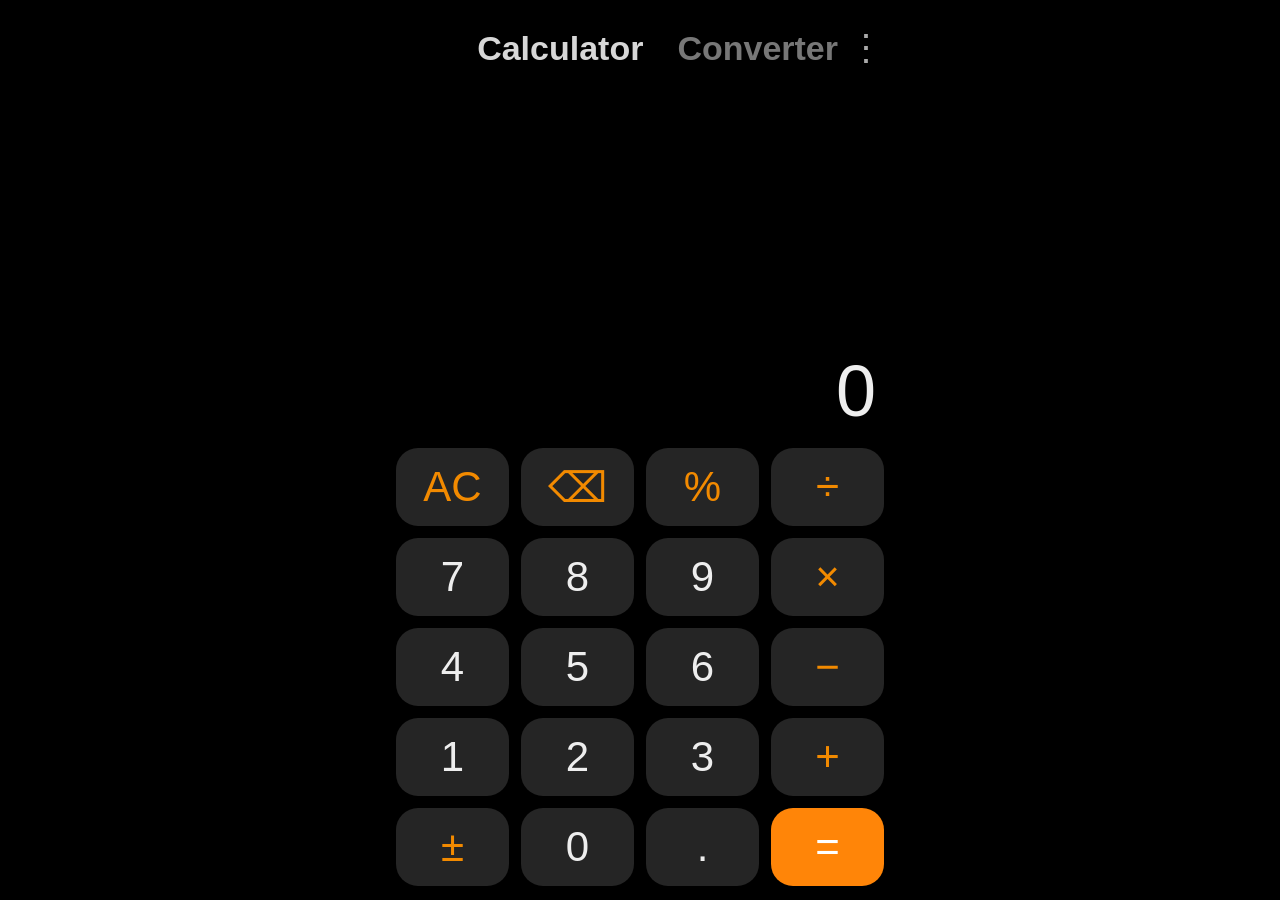
<file: calculator/index.html>
<!DOCTYPE html>
<html lang="en">
<head>
<meta charset="UTF-8">
<meta name="viewport" content="width=device-width, initial-scale=1.0, maximum-scale=1.0, user-scalable=no">
<title>Calculator</title>
<link rel="stylesheet" href="style.css">
</head>
<body>
<main class="app">
  <header class="top">
    <div class="tabs">
      <button class="tab active">Calculator</button>
      <button class="tab">Converter</button>
    </div>
    <button class="menu">⋮</button>
  </header>

  <section class="display-area">
    <div id="expression"></div>
    <div id="display">0</div>
  </section>

  <section class="keypad">
    <button class="key orange" data-action="clear">AC</button>
    <button class="key orange" data-action="backspace">⌫</button>
    <button class="key orange" data-action="percent">%</button>
    <button class="key orange" data-value="÷">÷</button>

    <button class="key" data-value="7">7</button>
    <button class="key" data-value="8">8</button>
    <button class="key" data-value="9">9</button>
    <button class="key orange" data-value="×">×</button>

    <button class="key" data-value="4">4</button>
    <button class="key" data-value="5">5</button>
    <button class="key" data-value="6">6</button>
    <button class="key orange" data-value="−">−</button>

    <button class="key" data-value="1">1</button>
    <button class="key" data-value="2">2</button>
    <button class="key" data-value="3">3</button>
    <button class="key orange" data-value="+">+</button>

    <button class="key orange" data-action="sign">±</button>
    <button class="key" data-value="0">0</button>
    <button class="key" data-value=".">.</button>
    <button class="key equals" data-action="equals">=</button>
  </section>
</main>
<script src="script.js"></script>
</body>
</html>
</file>
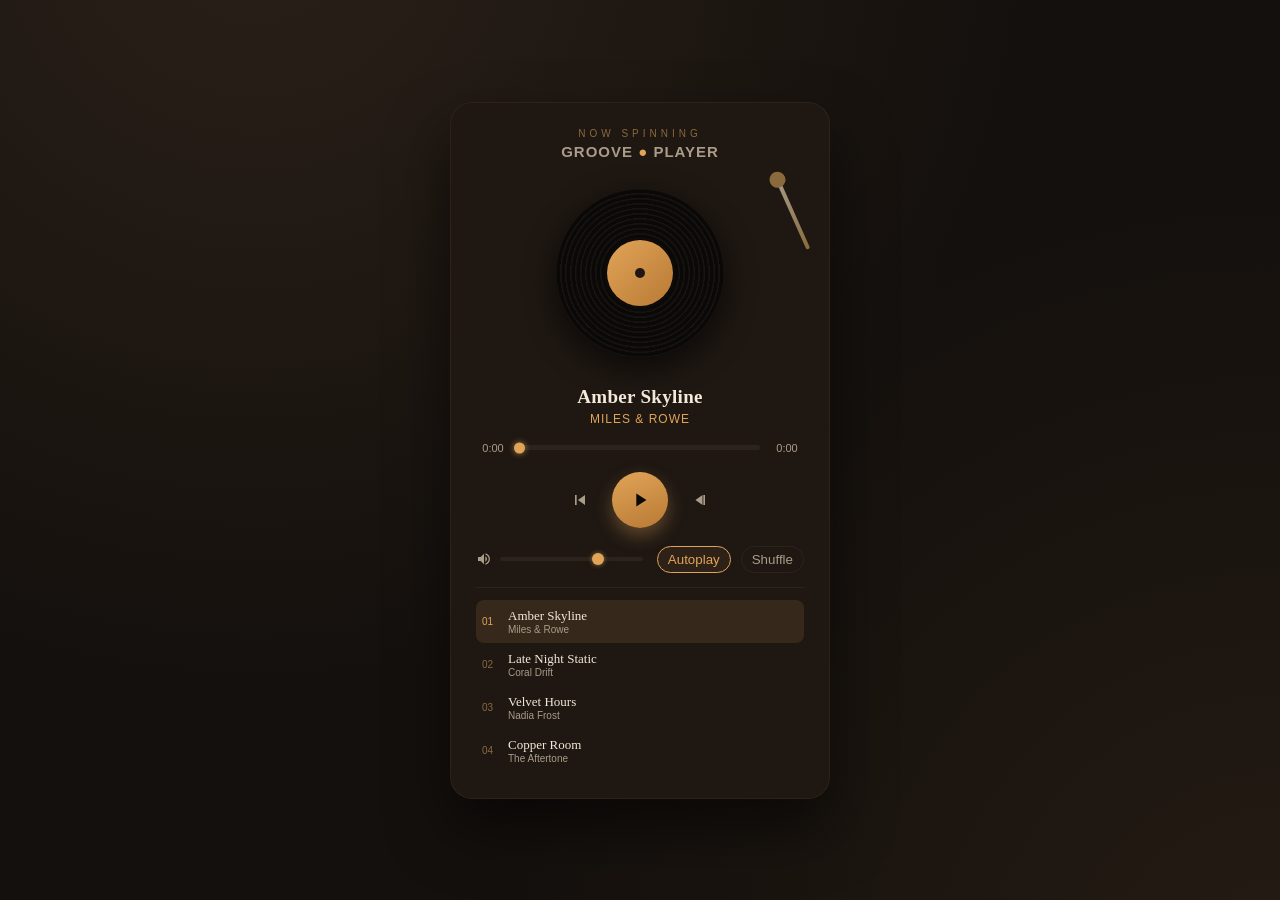
<file: musicplayer/index.html>
<!DOCTYPE html>
<html lang="en">
<head>
<meta charset="UTF-8">
<meta name="viewport" content="width=device-width, initial-scale=1.0">
<title>Groove — Music Player</title>
<link rel="stylesheet" href="style.css">
</head>
<body>

<div class="player">
  <div class="eyebrow">Now Spinning</div>
  <div class="brand">GROOVE <span>●</span> PLAYER</div>

  <div class="stage">
    <div class="vinyl" id="vinyl"></div>
    <div class="tonearm" id="tonearm">
      <div class="arm"></div>
      <div class="base"></div>
    </div>
  </div>

  <div class="track-info">
    <div class="song-title" id="songTitle">—</div>
    <div class="song-artist" id="songArtist">—</div>
  </div>

  <div class="progress-row">
    <span class="time" id="currentTime">0:00</span>
    <div class="progress-bar" id="progressBar">
      <div class="progress-fill" id="progressFill"></div>
    </div>
    <span class="time" id="durationTime">0:00</span>
  </div>

  <div class="controls">
    <button class="ctrl-btn" id="prevBtn" title="Previous">
      <svg viewBox="0 0 24 24"><path d="M6 6h2v12H6zm3.5 6l8.5 6V6z"/></svg>
    </button>
    <button class="ctrl-btn play-btn" id="playBtn" title="Play/Pause">
      <svg id="playIcon" viewBox="0 0 24 24"><path d="M8 5v14l11-7z"/></svg>
    </button>
    <button class="ctrl-btn" id="nextBtn" title="Next">
      <svg viewBox="0 0 24 24"><path d="M16 6h2v12h-2zm-9.5 6L15 6v12z"/></svg>
    </button>
  </div>

  <div class="bottom-row">
    <div class="volume-row">
      <svg id="volIcon" viewBox="0 0 24 24"><path d="M3 9v6h4l5 5V4L7 9H3zm13.5 3c0-1.77-1.02-3.29-2.5-4.03v8.05c1.48-.73 2.5-2.25 2.5-4.02zM14 3.23v2.06c2.89.86 5 3.54 5 6.71s-2.11 5.85-5 6.71v2.06c4.01-.91 7-4.49 7-8.77s-2.99-7.86-7-8.77z"/></svg>
      <input type="range" id="volumeSlider" min="0" max="100" value="70">
    </div>
    <div class="toggles">
      <button class="toggle-btn active" id="autoplayBtn">Autoplay</button>
      <button class="toggle-btn" id="shuffleBtn">Shuffle</button>
    </div>
  </div>

  <div class="playlist" id="playlist"></div>
</div>

<audio id="audio"></audio>

<script src="script.js"></script>
</body>
</html>
</file>
<file: calculator/style.css>
*{box-sizing:border-box;-webkit-tap-highlight-color:transparent}
html,body{margin:0;width:100%;height:100%;background:#000;font-family:Arial,Helvetica,sans-serif}
body{color:#eee;overflow:hidden}
.app{width:min(100vw,520px);height:100vh;min-height:0;margin:auto;background:#000;padding:12px 16px 14px;display:flex;flex-direction:column}
.top{height:72px;flex:0 0 72px;display:flex;align-items:center;justify-content:space-between}
.tabs{display:flex;gap:34px;margin-left:auto;margin-right:10px}
.tab,.menu{border:0;background:transparent;cursor:pointer}
.tab{color:#777;font-size:34px;font-weight:600;padding:0}
.tab.active{color:#d7d7d7}
.menu{color:#aaa;font-size:36px;line-height:1;padding:0}
.display-area{flex:1;min-height:0;display:flex;flex-direction:column;justify-content:flex-end;text-align:right;padding:10px 8px 18px}
#expression{height:22px;color:#777;font-size:18px}
#display{font-size:72px;line-height:1.05;white-space:nowrap;overflow:hidden}
.keypad{flex:0 0 auto;display:grid;grid-template-columns:repeat(4,1fr);gap:12px}
.key{height:78px;border:0;border-radius:22px;background:#252525;color:#eee;font-size:42px;font-weight:400;cursor:pointer}
.key:active{transform:scale(.95);filter:brightness(1.2)}
.orange{color:#f28a00}
.equals{background:#ff8508;color:#fff}

@media (max-width:600px) and (min-height:700px){
.app{padding:10px 12px 14px}
.top{height:82px;flex-basis:82px}
.tabs{margin-left:76px;gap:25px}
.tab{font-size:30px}
.menu{font-size:36px}
.display-area{padding:20px 8px 24px}
#display{font-size:76px}
.keypad{gap:12px}
.key{height:92px;border-radius:27px;font-size:44px}
}

@media (max-width:600px) and (min-height:1000px){
.top{height:90px;flex-basis:90px}
.display-area{padding-bottom:30px}
#display{font-size:82px}
.keypad{gap:14px}
.key{height:110px;border-radius:30px;font-size:50px}
}

@media (max-height:800px){
.app{padding-top:6px;padding-bottom:8px}
.top{height:58px;flex-basis:58px}
.tab{font-size:27px}
.menu{font-size:32px}
.display-area{padding:4px 8px 10px}
#display{font-size:58px}
.keypad{gap:8px}
.key{height:58px;border-radius:18px;font-size:32px}
}
</file>
<file: musicplayer/style.css>
:root{
  --bg-deep: #14100d;
  --bg-panel: #1e1712;
  --vinyl-black: #0b0908;
  --amber: #e0a458;
  --amber-dim: #8a6a3d;
  --cream: #f4ead9;
  --cream-dim: #a99c88;
  --groove-line: #2c231c;
}
*{ box-sizing:border-box; margin:0; padding:0; }
body{
  min-height:100vh;
  background:
    radial-gradient(circle at 20% -10%, #2a2018 0%, transparent 55%),
    radial-gradient(circle at 100% 110%, #241b13 0%, transparent 50%),
    var(--bg-deep);
  font-family: 'Georgia', 'Iowan Old Style', serif;
  color: var(--cream);
  display:flex;
  align-items:center;
  justify-content:center;
  padding: 30px 16px;
}

.player{
  width: 380px;
  max-width: 100%;
  background: var(--bg-panel);
  border-radius: 22px;
  padding: 26px 26px 22px;
  box-shadow: 0 30px 60px rgba(0,0,0,0.55), inset 0 0 0 1px rgba(224,164,88,0.08);
  position: relative;
}

.eyebrow{
  font-family: 'Helvetica Neue', Arial, sans-serif;
  font-size: 10px;
  letter-spacing: 4px;
  text-transform: uppercase;
  color: var(--amber-dim);
  text-align:center;
  margin-bottom: 4px;
}
.brand{
  font-family: 'Helvetica Neue', Arial, sans-serif;
  font-weight: 700;
  letter-spacing: 1px;
  text-align:center;
  font-size: 15px;
  color: var(--cream-dim);
  margin-bottom: 18px;
}
.brand span{ color: var(--amber); }

/* Turntable */
.stage{
  position:relative;
  height: 190px;
  display:flex;
  align-items:center;
  justify-content:center;
  margin-bottom: 18px;
}
.vinyl{
  width: 168px;
  height: 168px;
  border-radius: 50%;
  background:
    repeating-radial-gradient(circle at center, var(--vinyl-black) 0px, var(--vinyl-black) 3px, #171310 4px, #171310 5px);
  box-shadow: 0 10px 30px rgba(0,0,0,0.6);
  position:relative;
  animation: spin 6s linear infinite;
  animation-play-state: paused;
}
.vinyl.playing{ animation-play-state: running; }
.vinyl::before{
  content:"";
  position:absolute;
  inset: 0;
  margin:auto;
  width: 66px;
  height: 66px;
  border-radius: 50%;
  background: linear-gradient(135deg, var(--amber), #b97a34);
  box-shadow: 0 0 0 2px rgba(0,0,0,0.4);
}
.vinyl::after{
  content:"";
  position:absolute;
  inset:0;
  margin:auto;
  width: 10px;
  height: 10px;
  border-radius: 50%;
  background: var(--bg-panel);
}
@keyframes spin{ to{ transform: rotate(360deg); } }

.tonearm{
  position:absolute;
  top: -6px;
  right: 18px;
  width: 90px;
  height: 90px;
  transform-origin: 90% 10%;
  transform: rotate(-24deg);
  transition: transform 0.5s ease;
  pointer-events:none;
}
.tonearm.playing{ transform: rotate(0deg); }
.tonearm .base{
  position:absolute; top:0; right:0;
  width:16px; height:16px; border-radius:50%;
  background: var(--amber-dim);
}
.tonearm .arm{
  position:absolute; top:6px; right:6px;
  width: 4px; height: 78px;
  background: linear-gradient(var(--cream-dim), var(--amber-dim));
  border-radius: 2px;
  transform-origin: top center;
}

/* Track info */
.track-info{ text-align:center; margin-bottom: 16px; }
.song-title{
  font-size: 19px;
  font-weight: 700;
  color: var(--cream);
  margin-bottom: 4px;
  letter-spacing: 0.3px;
}
.song-artist{
  font-family: 'Helvetica Neue', Arial, sans-serif;
  font-size: 12px;
  color: var(--amber);
  letter-spacing: 1px;
  text-transform: uppercase;
}

/* Progress */
.progress-row{
  display:flex;
  align-items:center;
  gap: 10px;
  font-family: 'Helvetica Neue', Arial, sans-serif;
  font-size: 11px;
  color: var(--cream-dim);
  margin-bottom: 18px;
}
.progress-bar{
  flex:1;
  position:relative;
  height: 5px;
  background: var(--groove-line);
  border-radius: 3px;
  cursor:pointer;
}
.progress-fill{
  position:absolute; left:0; top:0; bottom:0;
  width:0%;
  background: linear-gradient(90deg, var(--amber-dim), var(--amber));
  border-radius: 3px;
}
.progress-fill::after{
  content:"";
  position:absolute;
  right:-5px; top:50%;
  width:11px; height:11px;
  background: var(--amber);
  border-radius:50%;
  transform: translateY(-50%);
  box-shadow: 0 0 6px rgba(224,164,88,0.7);
}
.time{ width: 34px; text-align:center; }

/* Controls */
.controls{
  display:flex;
  align-items:center;
  justify-content:center;
  gap: 22px;
  margin-bottom: 18px;
}
.ctrl-btn{
  background:none; border:none; cursor:pointer;
  color: var(--cream-dim);
  display:flex; align-items:center; justify-content:center;
  transition: color 0.2s, transform 0.15s;
}
.ctrl-btn:hover{ color: var(--amber); transform: translateY(-1px); }
.ctrl-btn svg{ width:20px; height:20px; fill: currentColor; }
.play-btn{
  width: 56px; height:56px;
  border-radius:50%;
  background: linear-gradient(160deg, var(--amber), #b97a34);
  color: var(--vinyl-black);
  box-shadow: 0 8px 18px rgba(224,164,88,0.35);
}
.play-btn:hover{ color: var(--vinyl-black); transform: scale(1.05); }
.play-btn svg{ width:22px; height:22px; }

/* Bottom row: volume + toggles */
.bottom-row{
  display:flex;
  align-items:center;
  justify-content:space-between;
  gap: 14px;
  margin-bottom: 14px;
}
.volume-row{
  display:flex; align-items:center; gap:8px; flex:1;
}
.volume-row svg{ width:16px; height:16px; fill: var(--cream-dim); flex-shrink:0; }
input[type=range]{
  -webkit-appearance:none; appearance:none;
  width:100%; height:4px;
  background: var(--groove-line);
  border-radius:3px;
  outline:none;
}
input[type=range]::-webkit-slider-thumb{
  -webkit-appearance:none;
  width:12px; height:12px; border-radius:50%;
  background: var(--amber);
  cursor:pointer;
  box-shadow: 0 0 5px rgba(224,164,88,0.6);
}
input[type=range]::-moz-range-thumb{
  width:12px; height:12px; border-radius:50%;
  background: var(--amber); border:none; cursor:pointer;
}

.toggles{
  display:flex; gap: 10px;
  font-family:'Helvetica Neue', Arial, sans-serif;
  font-size: 10px;
  letter-spacing: 0.5px;
}
.toggle-btn{
  background:none;
  border: 1px solid var(--groove-line);
  color: var(--cream-dim);
  border-radius: 20px;
  padding: 5px 10px;
  cursor:pointer;
  transition: all 0.2s;
}
.toggle-btn.active{
  border-color: var(--amber);
  color: var(--amber);
  background: rgba(224,164,88,0.08);
}

/* Playlist */
.playlist{
  border-top: 1px solid var(--groove-line);
  padding-top: 12px;
  max-height: 190px;
  overflow-y: auto;
}
.playlist::-webkit-scrollbar{ width:5px; }
.playlist::-webkit-scrollbar-thumb{ background: var(--groove-line); border-radius:3px; }
.pl-item{
  display:flex; align-items:center; gap:10px;
  padding: 8px 6px;
  border-radius: 8px;
  cursor:pointer;
  transition: background 0.15s;
}
.pl-item:hover{ background: rgba(224,164,88,0.06); }
.pl-item.active{ background: rgba(224,164,88,0.12); }
.pl-index{
  font-family:'Helvetica Neue', Arial, sans-serif;
  font-size: 10px;
  color: var(--amber-dim);
  width: 16px;
}
.pl-item.active .pl-index{ color: var(--amber); }
.pl-texts{ flex:1; min-width:0; }
.pl-title{
  font-size: 13px; color: var(--cream);
  white-space:nowrap; overflow:hidden; text-overflow:ellipsis;
}
.pl-artist{
  font-family:'Helvetica Neue', Arial, sans-serif;
  font-size: 10px; color: var(--cream-dim);
}
.pl-dur{
  font-family:'Helvetica Neue', Arial, sans-serif;
  font-size: 10px; color: var(--cream-dim);
}
.eq{
  width:14px; height:12px;
  display:flex; align-items:flex-end; gap:2px;
  flex-shrink:0;
}
.eq span{
  width:2px; background: var(--amber);
  animation: eq 0.9s ease-in-out infinite;
}
.eq span:nth-child(1){ height:40%; animation-delay:0s; }
.eq span:nth-child(2){ height:100%; animation-delay:0.2s; }
.eq span:nth-child(3){ height:60%; animation-delay:0.4s; }
@keyframes eq{ 0%,100%{ transform:scaleY(0.4);} 50%{ transform:scaleY(1);} }
</file>
